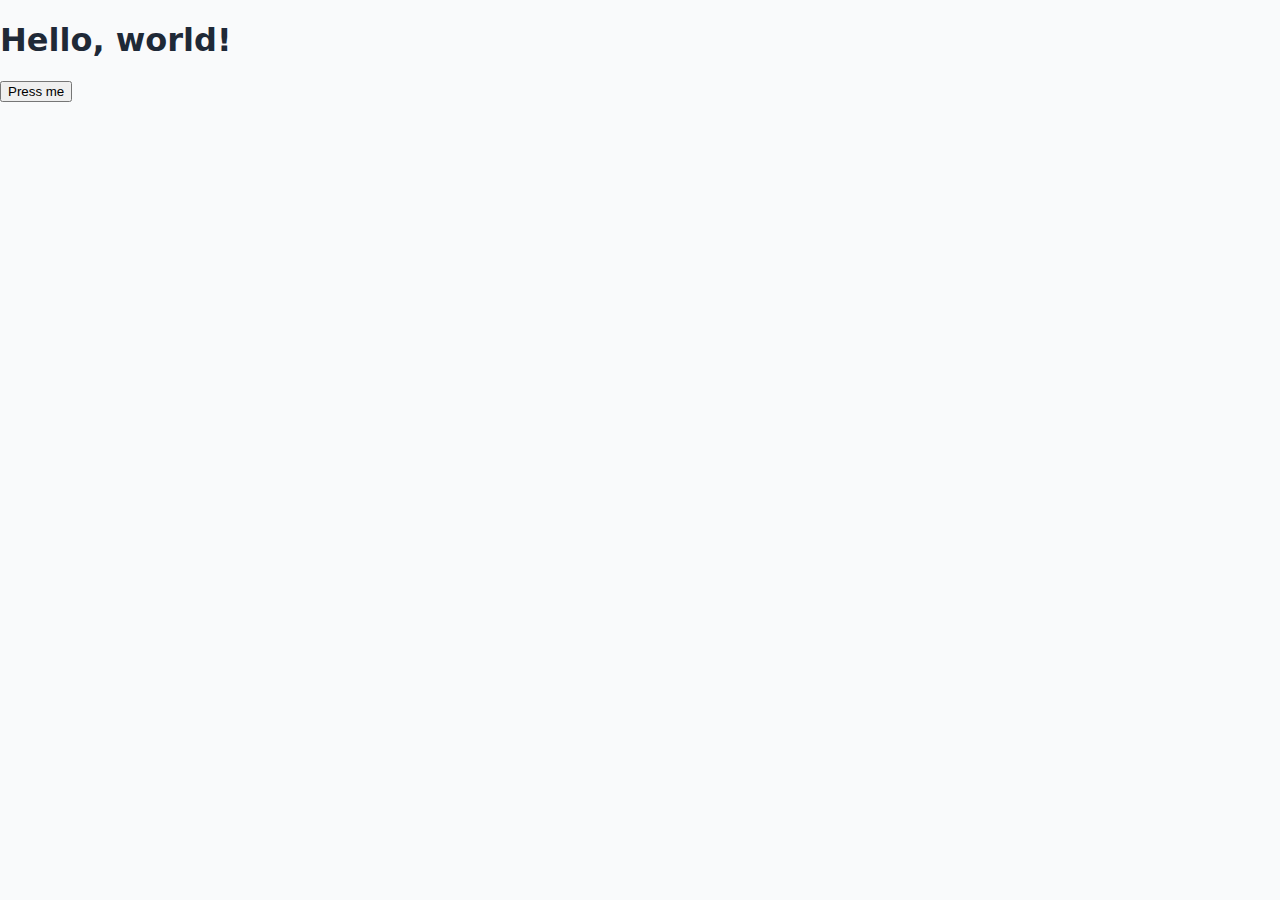
<file: index.html>
<!doctype html>
<html lang="en">
<head>
  <meta charset="UTF-8" />
  <meta name="viewport" content="width=device-width, initial-scale=1.0" />
  <title>Hello World</title>
  <link href='/style.css' rel='stylesheet'>
</head>
<body>
  <h1>Hello, world!</h1>
  <button onclick="console.log('hello');">Press me</button>
  <script defer type="text/javascript" src="/main.js"></script>
</body>
</html>
</file>
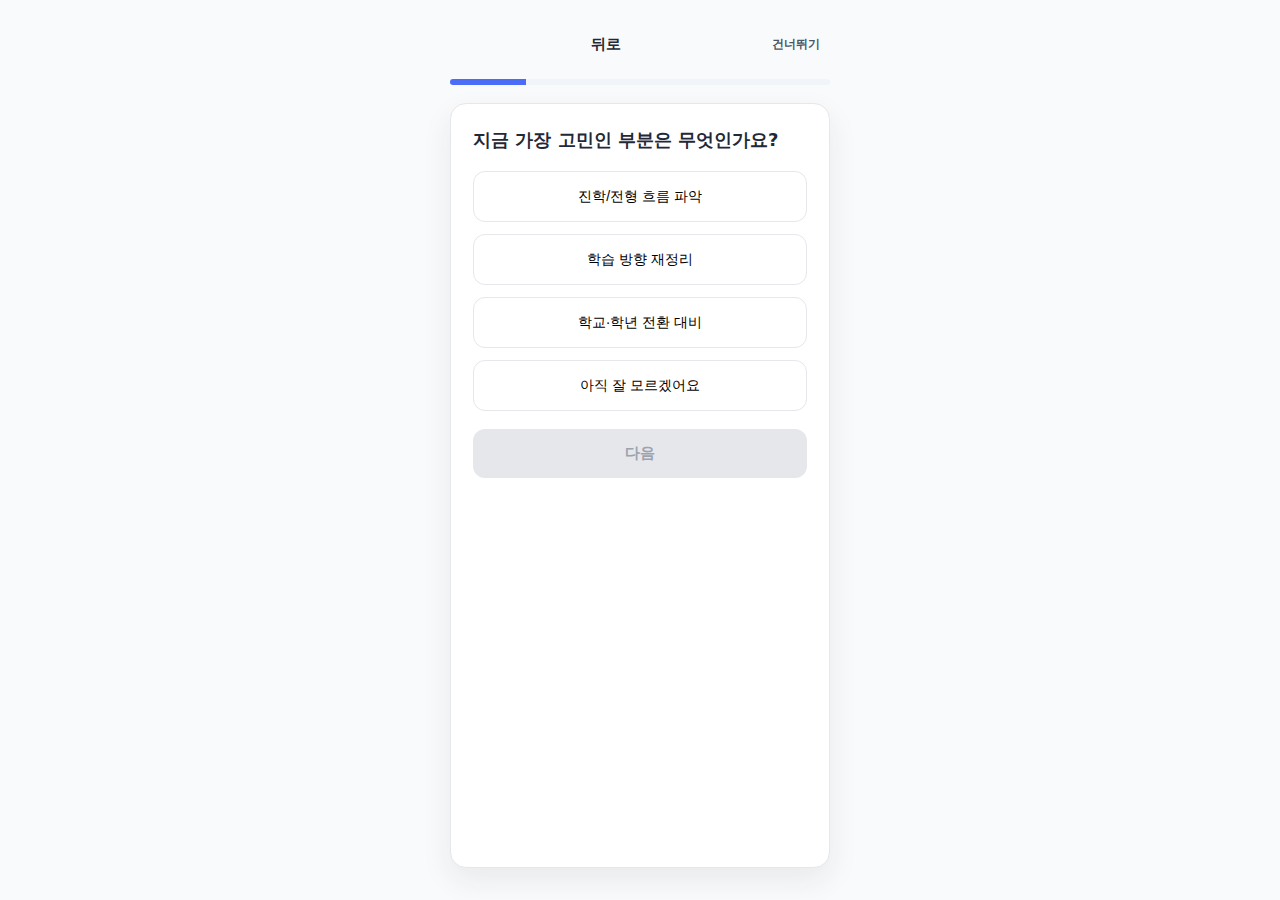
<file: diagnosis.html>
<!DOCTYPE html>
<html lang="ko">
  <head>
    <meta charset="UTF-8" />
    <meta name="viewport" content="width=device-width, initial-scale=1.0" />
    <title>상황 정리 진단</title>
    <link rel="stylesheet" href="style.css" />
  </head>
  <body class="no-scroll">
    <main class="diagnosis-page" id="diagnosis">
      <header class="diagnosis-header">
        <button class="btn btn-outline" type="button" id="backBtn">뒤로</button>
        <button class="skip-btn" type="button" id="skipBtn">건너뛰기</button>
      </header>

      <div class="progress-track" aria-label="진행률">
        <div class="progress-bar" id="progressBar"></div>
      </div>

      <section class="question-card" aria-live="polite">
        <h1 class="question-title" id="questionTitle"></h1>
        <div class="option-list" id="optionList"></div>
        <div class="diagnosis-actions">
          <button class="btn btn-primary btn-disabled" type="button" id="nextBtn">
            다음
          </button>
        </div>
      </section>
    </main>
    <script src="main.js"></script>
  </body>
</html>
</file>
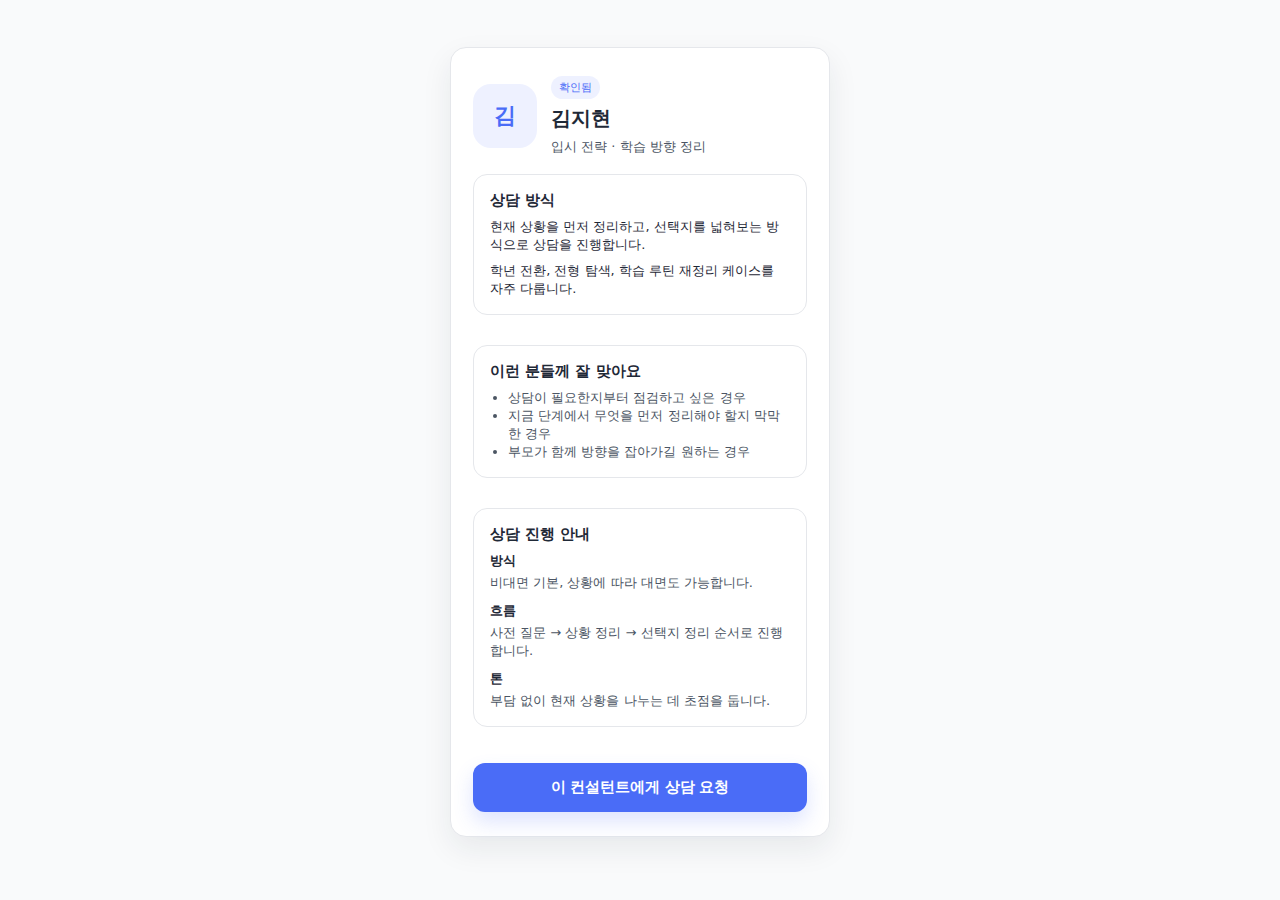
<file: profile.html>
<!DOCTYPE html>
<html lang="ko">
  <head>
    <meta charset="UTF-8" />
    <meta name="viewport" content="width=device-width, initial-scale=1.0" />
    <title>컨설턴트 프로필</title>
    <link rel="stylesheet" href="style.css" />
  </head>
  <body>
    <main class="page">
      <section class="hero-card profile-page">
        <header class="profile-top">
          <div class="profile-avatar" aria-hidden="true">김</div>
          <div class="profile-meta">
            <div class="profile-badge">확인됨</div>
            <h1 class="profile-name">김지현</h1>
            <p class="profile-field">입시 전략 · 학습 방향 정리</p>
          </div>
        </header>

        <section class="profile-section" aria-label="상담 방식 설명">
          <h2 class="section-title">상담 방식</h2>
          <p class="section-body">
            현재 상황을 먼저 정리하고, 선택지를 넓혀보는 방식으로 상담을 진행합니다.
          </p>
          <p class="section-body">
            학년 전환, 전형 탐색, 학습 루틴 재정리 케이스를 자주 다룹니다.
          </p>
        </section>

        <section class="profile-section" aria-label="이런 분들께 잘 맞아요">
          <h2 class="section-title">이런 분들께 잘 맞아요</h2>
          <ul class="profile-list">
            <li>상담이 필요한지부터 점검하고 싶은 경우</li>
            <li>지금 단계에서 무엇을 먼저 정리해야 할지 막막한 경우</li>
            <li>부모가 함께 방향을 잡아가길 원하는 경우</li>
          </ul>
        </section>

        <section class="profile-section" aria-label="상담 진행 안내">
          <h2 class="section-title">상담 진행 안내</h2>
          <div class="flow-card">
            <div>
              <strong>방식</strong>
              <p>비대면 기본, 상황에 따라 대면도 가능합니다.</p>
            </div>
            <div>
              <strong>흐름</strong>
              <p>사전 질문 → 상황 정리 → 선택지 정리 순서로 진행합니다.</p>
            </div>
            <div>
              <strong>톤</strong>
              <p>부담 없이 현재 상황을 나누는 데 초점을 둡니다.</p>
            </div>
          </div>
        </section>

        <div class="profile-cta">
          <button class="btn btn-primary" type="button">이 컨설턴트에게 상담 요청</button>
        </div>
      </section>
    </main>
    <script src="main.js"></script>
  </body>
</html>
</file>
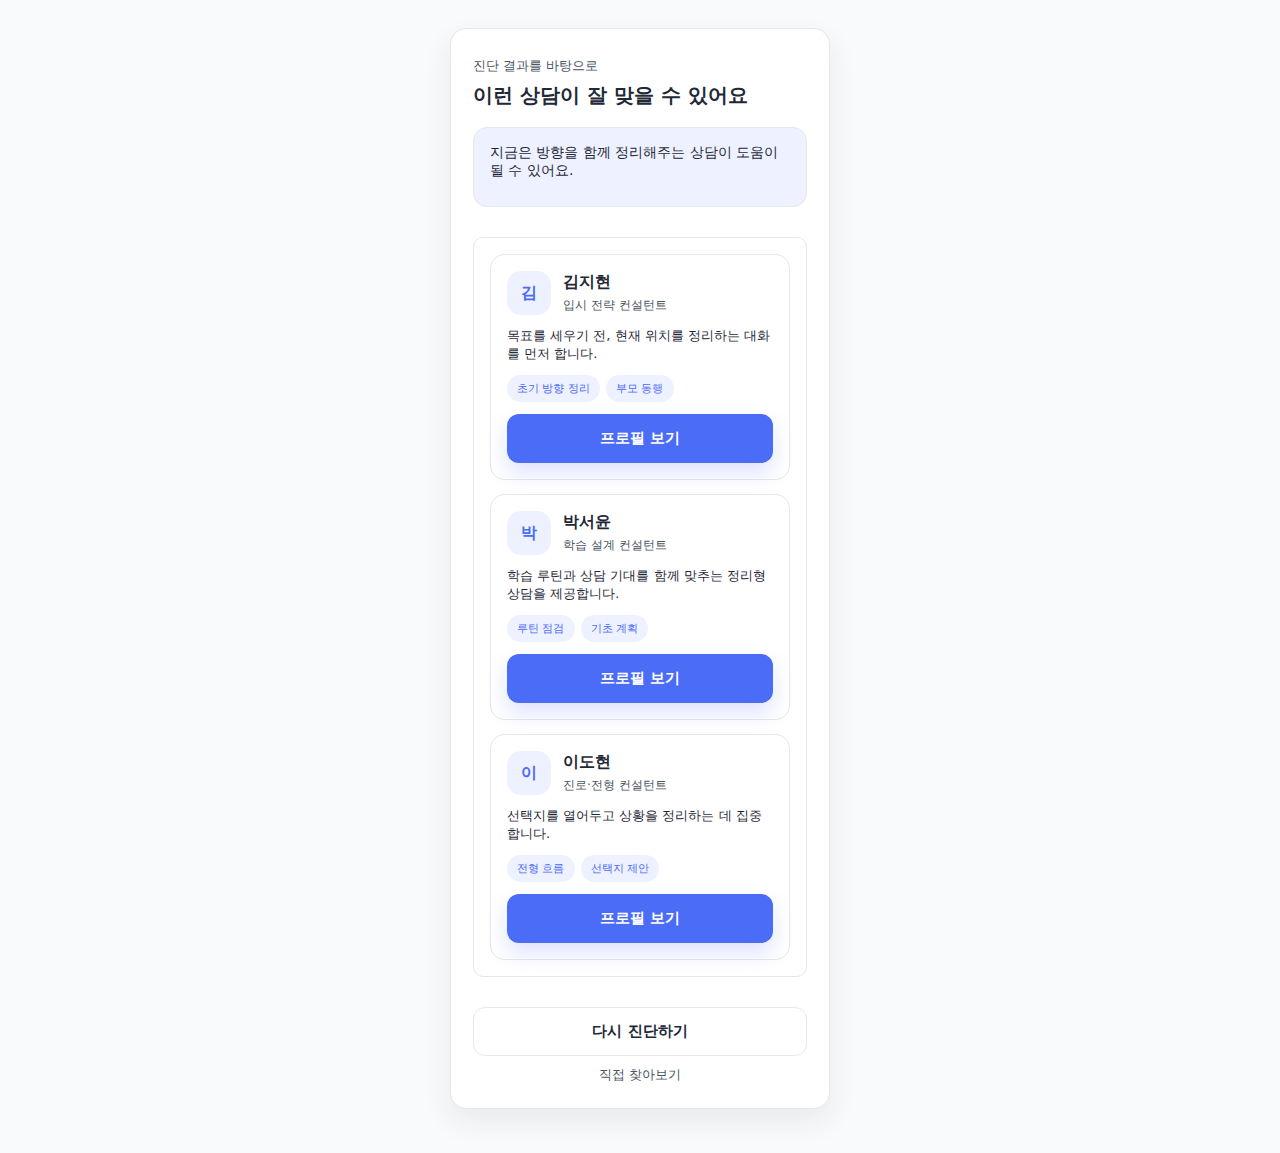
<file: result.html>
<!DOCTYPE html>
<html lang="ko">
  <head>
    <meta charset="UTF-8" />
    <meta name="viewport" content="width=device-width, initial-scale=1.0" />
    <title>추천 결과</title>
    <link rel="stylesheet" href="style.css" />
  </head>
  <body>
    <main class="page">
      <section class="hero-card result-wrap">
        <header class="result-header">
          <p class="result-kicker" id="resultKicker">진단 결과를 바탕으로</p>
          <h1 class="result-title" id="resultTitle">이런 상담이 잘 맞을 수 있어요</h1>
        </header>

        <section class="result-summary" aria-label="진단 요약">
          <p class="summary-line" id="resultBoxLead">
            지금은 방향을 함께 정리해주는 상담이 도움이 될 수 있어요.
          </p>
          <div class="summary-chips" id="resultChips" aria-label="핵심 키워드"></div>
        </section>

        <section class="result-reco" aria-label="추천 컨설턴트">
          <article class="consultant-card">
            <div class="consultant-profile">
              <div class="avatar" aria-hidden="true">김</div>
              <div>
                <h2 class="consultant-name">김지현</h2>
                <p class="consultant-role">입시 전략 컨설턴트</p>
              </div>
            </div>
            <p class="consultant-approach">목표를 세우기 전, 현재 위치를 정리하는 대화를 먼저 합니다.</p>
            <div class="tag-row">
              <span class="tag">초기 방향 정리</span>
              <span class="tag">부모 동행</span>
            </div>
            <a class="btn btn-primary" href="profile.html">프로필 보기</a>
          </article>

          <article class="consultant-card">
            <div class="consultant-profile">
              <div class="avatar" aria-hidden="true">박</div>
              <div>
                <h2 class="consultant-name">박서윤</h2>
                <p class="consultant-role">학습 설계 컨설턴트</p>
              </div>
            </div>
            <p class="consultant-approach">학습 루틴과 상담 기대를 함께 맞추는 정리형 상담을 제공합니다.</p>
            <div class="tag-row">
              <span class="tag">루틴 점검</span>
              <span class="tag">기초 계획</span>
            </div>
            <a class="btn btn-primary" href="profile.html">프로필 보기</a>
          </article>

          <article class="consultant-card">
            <div class="consultant-profile">
              <div class="avatar" aria-hidden="true">이</div>
              <div>
                <h2 class="consultant-name">이도현</h2>
                <p class="consultant-role">진로·전형 컨설턴트</p>
              </div>
            </div>
            <p class="consultant-approach">선택지를 열어두고 상황을 정리하는 데 집중합니다.</p>
            <div class="tag-row">
              <span class="tag">전형 흐름</span>
              <span class="tag">선택지 제안</span>
            </div>
            <a class="btn btn-primary" href="profile.html">프로필 보기</a>
          </article>
        </section>

        <footer class="result-footer">
          <a class="btn btn-outline" href="diagnosis.html">다시 진단하기</a>
          <a class="link-sub" href="profile.html">직접 찾아보기</a>
        </footer>
      </section>
    </main>
    <script src="main.js"></script>
  </body>
</html>
</file>
<file: style.css>
* {
  box-sizing: border-box;
}

:root {
  --c-primary: #4a6cf7;
  --c-primary-light: #eef1ff;
  --c-primary-dark: #3e5ae0;
  --c-bg: #f9fafb;
  --c-surface: #ffffff;
  --c-text: #1f2937;
  --c-text-2: #4b5563;
  --c-text-3: #9ca3af;
  --c-border: #e5e7eb;
  --c-divider: #f1f5f9;
  --c-disabled-bg: #e5e7eb;
  --c-disabled-text: #9ca3af;
  --c-success: #16a34a;
  --c-error: #dc2626;
  --shadow: 0 12px 30px rgba(31, 41, 55, 0.08);
  --radius: 16px;
}

body {
  margin: 0;
  font-family: "Segoe UI", "Apple SD Gothic Neo", "Noto Sans KR", system-ui, sans-serif;
  background: var(--c-bg);
  color: var(--c-text);
}

a {
  color: inherit;
  text-decoration: none;
}

.page {
  min-height: 100vh;
  max-width: 420px;
  margin: 0 auto;
  padding: 28px 20px 32px;
  display: flex;
  align-items: center;
}

.hero-card {
  background: var(--c-surface);
  border-radius: var(--radius);
  padding: 28px 22px 24px;
  box-shadow: var(--shadow);
  border: 1px solid var(--c-border);
  width: 100%;
}

.eyebrow {
  font-size: 12px;
  letter-spacing: 0.12em;
  text-transform: uppercase;
  color: var(--c-text-3);
  margin-bottom: 14px;
}

.hero-title {
  font-size: 22px;
  line-height: 1.45;
  margin: 0 0 12px;
}

.hero-sub {
  font-size: 14px;
  line-height: 1.6;
  color: var(--c-text-2);
  margin: 0 0 22px;
}

.cta-group {
  display: flex;
  flex-direction: column;
  gap: 12px;
}

.btn {
  display: inline-flex;
  align-items: center;
  justify-content: center;
  width: 100%;
  padding: 14px 16px;
  border-radius: 12px;
  font-size: 15px;
  font-weight: 600;
  border: 1px solid transparent;
  transition: transform 0.2s ease, box-shadow 0.2s ease, background 0.2s ease, border-color 0.2s ease;
}

.btn:focus-visible {
  outline: none;
  box-shadow: 0 0 0 2px rgba(74, 108, 247, 0.18);
}

.btn-primary {
  background: var(--c-primary);
  color: #fff;
  box-shadow: 0 10px 20px rgba(74, 108, 247, 0.18);
}

.btn-primary:hover,
.btn-primary:active {
  transform: translateY(1px);
  background: var(--c-primary-dark);
}

.link-sub {
  font-size: 13px;
  color: var(--c-text-2);
  text-align: center;
}

.no-scroll {
  height: 100vh;
  overflow: hidden;
}

.diagnosis-page {
  max-width: 420px;
  margin: 0 auto;
  height: 100vh;
  display: flex;
  flex-direction: column;
  padding: 20px;
}

.diagnosis-header {
  display: flex;
  align-items: center;
  justify-content: space-between;
  min-height: 48px;
  margin-bottom: 10px;
}

.diagnosis-back {
  width: auto;
  padding: 8px 10px;
  height: 40px;
  gap: 6px;
  font-size: 13px;
  font-weight: 600;
  border: 1px solid transparent;
  border-radius: 8px;
  background: transparent;
  color: var(--c-text);
  box-shadow: none;
}

.diagnosis-back .back-icon {
  font-size: 14px;
  line-height: 1;
}

.skip-btn {
  width: auto;
  padding: 8px 10px;
  height: 40px;
  font-size: 12px;
  font-weight: 600;
  color: var(--c-text-2);
  border: none;
  background: transparent;
  white-space: nowrap;
  border-radius: 8px;
}

.diagnosis-header .btn-outline {
  border: 1px solid transparent;
  background: transparent;
}

.diagnosis-header .btn:focus-visible,
.skip-btn:focus-visible {
  outline: none;
  background: var(--c-divider);
  box-shadow: 0 0 0 2px rgba(74, 108, 247, 0.16);
}

.diagnosis-header .btn:hover,
.skip-btn:hover {
  background: var(--c-divider);
}

.progress-track {
  height: 6px;
  background: var(--c-divider);
  border-radius: 999px;
  overflow: hidden;
  margin-bottom: 18px;
}

.progress-bar {
  height: 100%;
  width: 20%;
  background: var(--c-primary);
  transition: width 0.3s ease;
}

.question-card {
  background: var(--c-surface);
  border-radius: var(--radius);
  box-shadow: var(--shadow);
  border: 1px solid var(--c-border);
  padding: 22px;
  display: flex;
  flex-direction: column;
  flex: 1;
}

.question-title {
  font-size: 18px;
  line-height: 1.5;
  margin: 0 0 18px;
}

.option-list {
  display: grid;
  gap: 12px;
}

.option-card {
  border: 1px solid var(--c-border);
  border-radius: 12px;
  padding: 14px 16px;
  background: var(--c-surface);
  font-size: 14px;
  line-height: 1.5;
  cursor: pointer;
  transition: border 0.2s ease, background 0.2s ease, transform 0.2s ease;
}

.option-card:hover {
  background: var(--c-divider);
}

.option-card.selected {
  border-color: var(--c-primary);
  background: var(--c-primary-light);
  color: var(--c-primary);
  transform: translateY(-1px);
}

.diagnosis-actions {
  display: flex;
  gap: 10px;
  margin-top: 18px;
}

.btn-outline {
  border: 1px solid var(--c-border);
  background: var(--c-surface);
  color: var(--c-text);
}

.btn-disabled {
  background: var(--c-disabled-bg);
  color: var(--c-disabled-text);
  box-shadow: none;
  pointer-events: none;
}

.result-wrap {
  display: flex;
  flex-direction: column;
  gap: 18px;
}

.result-header {
  display: flex;
  flex-direction: column;
  gap: 6px;
}

.result-kicker {
  margin: 0;
  font-size: 13px;
  color: var(--c-text-2);
}

.result-title {
  margin: 0;
  font-size: 20px;
  line-height: 1.4;
}

.result-summary {
  background: var(--c-primary-light);
  border-radius: 14px;
  padding: 16px;
  border: 1px solid var(--c-border);
}

.summary-line {
  margin: 0 0 10px;
  font-size: 14px;
  color: var(--c-text);
}

.summary-list {
  margin: 0;
  padding-left: 18px;
  color: var(--c-text-2);
  font-size: 13px;
}

.summary-chips {
  display: flex;
  flex-wrap: wrap;
  gap: 8px;
}

.summary-chip {
  display: inline-flex;
  align-items: center;
  padding: 6px 12px;
  border-radius: 999px;
  background: #eef1ff;
  color: #3e5ae0;
  border: 1px solid #d7deff;
  font-size: 12px;
  font-weight: 600;
  letter-spacing: -0.02em;
}

.result-reco {
  display: grid;
  gap: 14px;
}

.consultant-card {
  border-radius: 14px;
  border: 1px solid var(--c-border);
  padding: 16px;
  background: var(--c-surface);
  display: grid;
  gap: 12px;
}

.consultant-profile {
  display: flex;
  align-items: center;
  gap: 12px;
}

.avatar {
  width: 44px;
  height: 44px;
  border-radius: 14px;
  background: var(--c-primary-light);
  color: var(--c-primary);
  display: flex;
  align-items: center;
  justify-content: center;
  font-weight: 700;
}

.consultant-name {
  font-size: 16px;
  margin: 0;
}

.consultant-role {
  margin: 4px 0 0;
  font-size: 12px;
  color: var(--c-text-2);
}

.consultant-approach {
  margin: 0;
  font-size: 13px;
  color: var(--c-text);
}

.tag-row {
  display: flex;
  flex-wrap: wrap;
  gap: 6px;
}

.tag {
  font-size: 11px;
  padding: 6px 10px;
  border-radius: 999px;
  background: var(--c-primary-light);
  color: var(--c-primary);
}

.result-footer {
  display: grid;
  gap: 10px;
}

.profile-page {
  display: grid;
  gap: 18px;
}

.profile-top {
  display: flex;
  gap: 14px;
  align-items: center;
}

.profile-avatar {
  width: 64px;
  height: 64px;
  border-radius: 18px;
  background: var(--c-primary-light);
  color: var(--c-primary);
  display: flex;
  align-items: center;
  justify-content: center;
  font-size: 22px;
  font-weight: 700;
}

.profile-meta {
  display: grid;
  gap: 6px;
}

.profile-badge {
  display: inline-flex;
  align-items: center;
  gap: 6px;
  font-size: 11px;
  color: var(--c-primary);
  background: var(--c-primary-light);
  padding: 4px 8px;
  border-radius: 999px;
  width: fit-content;
}

.profile-name {
  margin: 0;
  font-size: 20px;
}

.profile-field {
  margin: 0;
  font-size: 13px;
  color: var(--c-text-2);
}

.profile-section {
  padding: 16px;
  background: var(--c-surface);
  border-radius: 14px;
  border: 1px solid var(--c-border);
}

.section-title {
  margin: 0 0 8px;
  font-size: 15px;
}

.section-body {
  margin: 0 0 8px;
  font-size: 13px;
  color: var(--c-text);
}

.section-body:last-child {
  margin-bottom: 0;
}

.profile-list {
  margin: 0;
  padding-left: 18px;
  font-size: 13px;
  color: var(--c-text-2);
}

.flow-card {
  display: grid;
  gap: 10px;
  font-size: 13px;
  color: var(--c-text);
}

.flow-card strong {
  display: block;
  margin-bottom: 4px;
  font-size: 13px;
}

.flow-card p {
  margin: 0;
  color: var(--c-text-2);
}

.profile-cta {
  padding-top: 6px;
}
  
.profile-header {
    background: var(--c-surface);
    padding: 20px;
    border-bottom: 1px solid var(--c-border);
  }
  
  .profile-header h1 {
    margin: 0;
    font-size: 20px;
  }
  
  .subtitle {
    font-size: 14px;
    color: var(--c-text-2);
  }
  
  .profile {
    padding: 16px;
  }
  
  section {
    background: var(--c-surface);
    border-radius: 10px;
    padding: 16px;
    margin-bottom: 12px;
    border: 1px solid var(--c-border);
  }
  
  .trust-badges .badge {
    display: inline-block;
    font-size: 12px;
    background: var(--c-primary-light);
    padding: 6px 10px;
    border-radius: 20px;
    margin-right: 6px;
    margin-bottom: 6px;
    color: var(--c-primary);
  }
  
  .badge-desc {
    font-size: 12px;
    color: var(--c-text-3);
    margin-top: 8px;
  }
  
  .case-tags span {
    display: inline-block;
    background: var(--c-divider);
    font-size: 13px;
    padding: 6px 10px;
    border-radius: 6px;
    margin: 4px 4px 0 0;
    color: var(--c-text-2);
  }
  
  ul {
    padding-left: 18px;
    font-size: 14px;
    color: var(--c-text-2);
  }
  
  .case-card {
    border: 1px solid var(--c-border);
    border-radius: 8px;
    padding: 12px;
    margin-bottom: 8px;
    font-size: 14px;
  }
  
  .reviews .empty {
    font-size: 14px;
    color: var(--c-text-3);
  }
  
  .cta {
    position: sticky;
    bottom: 0;
    background: var(--c-surface);
    padding: 16px;
    border-top: 1px solid var(--c-border);
  }
  
  .cta button {
    width: 100%;
    padding: 14px;
    background: var(--c-primary);
    color: white;
    border: none;
    border-radius: 10px;
    font-size: 16px;
  }
  
  .cta-desc {
    text-align: center;
    font-size: 12px;
    color: var(--c-text-2);
    margin-top: 8px;
  }
</file>
